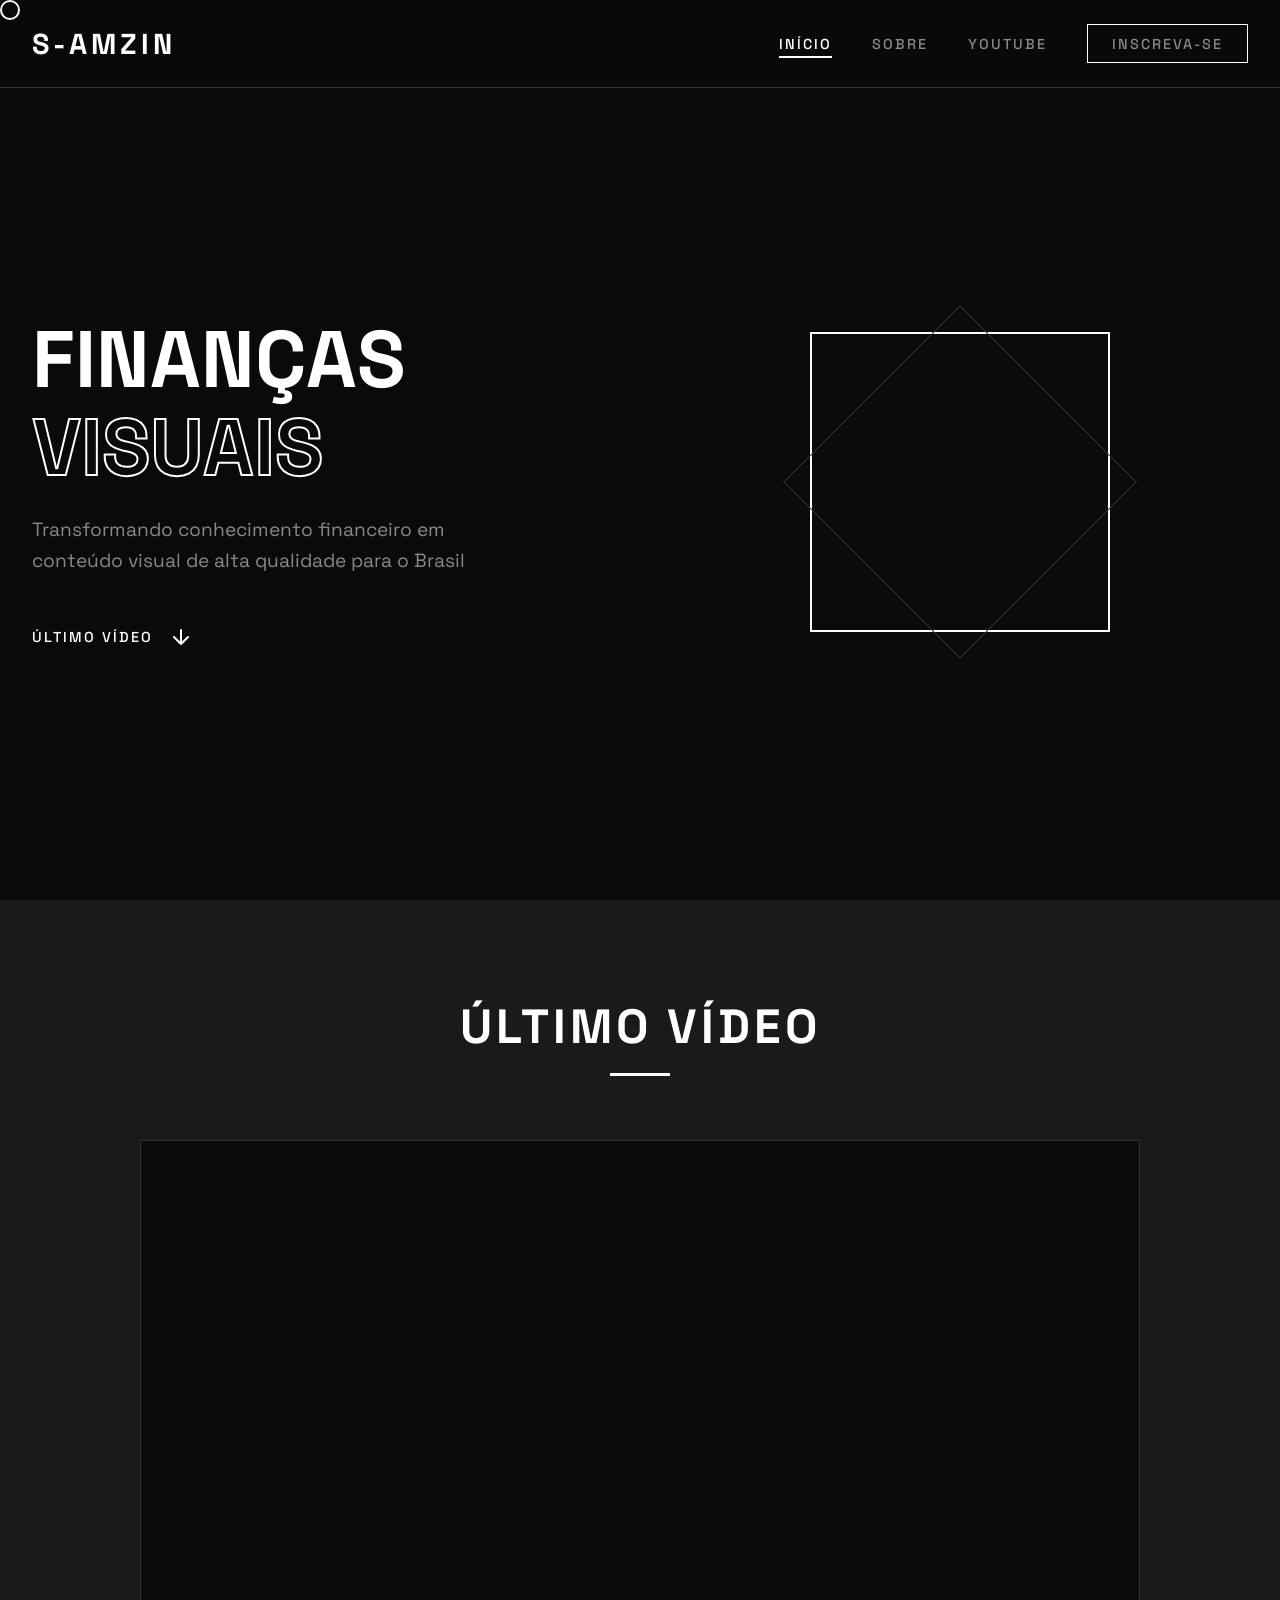
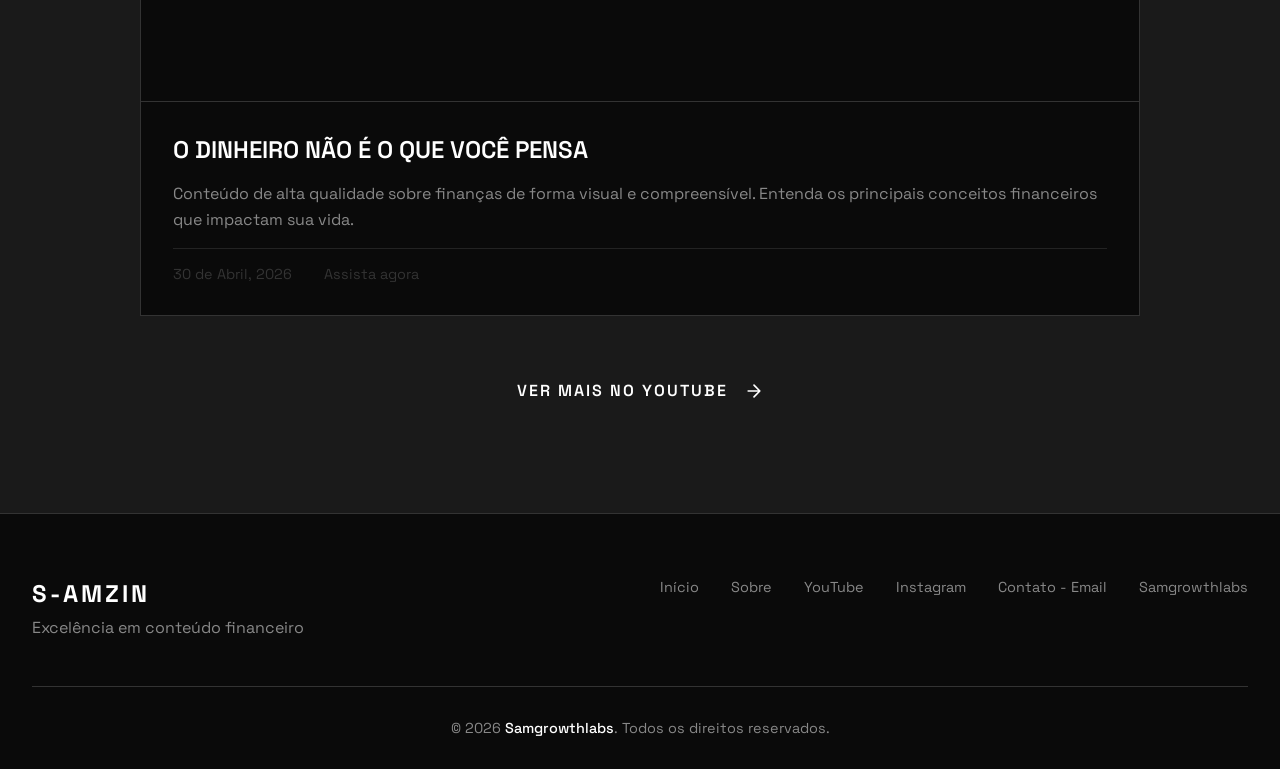
<file: index.html>
<!DOCTYPE html>
<html lang="pt-BR">
<head>
    <meta charset="UTF-8">
    <meta name="viewport" content="width=device-width, initial-scale=1.0">
    <title>S-AMZIN | Finanças Visuais</title>
    <link rel="icon" type="image/png" href="szico.png">
    <link rel="shortcut icon" href="szico.png">
    <link rel="preconnect" href="https://fonts.googleapis.com">
    <link rel="preconnect" href="https://fonts.gstatic.com" crossorigin>
    <link href="https://fonts.googleapis.com/css2?family=Space+Grotesk:wght@300;400;500;600;700&display=swap" rel="stylesheet">
    <link rel="stylesheet" href="index.css">
</head>
<body>
    <div class="cursor"></div>
    
    <nav class="navbar">
        <div class="nav-container">
            <a href="index.html" class="logo">S-AMZIN</a>
            <div class="nav-links">
                <a href="index.html" class="nav-link active">INÍCIO</a>
                <a href="sobre.html" class="nav-link">SOBRE</a>
                <a href="youtube.html" class="nav-link">YOUTUBE</a>
                <a href="https://youtube.com/@s-amzin" target="_blank" class="nav-link cta-button">INSCREVA-SE</a>
            </div>
            <div class="menu-toggle">
                <span></span>
                <span></span>
            </div>
        </div>
    </nav>

    <main class="hero">
        <div class="hero-content">
            <div class="hero-text">
                <h1 class="title">
                    <span class="title-line">FINANÇAS</span>
                    <span class="title-line accent">VISUAIS</span>
                </h1>
                <p class="subtitle">Transformando conhecimento financeiro em conteúdo visual de alta qualidade para o Brasil</p>
                <a href="#latest-video" class="scroll-btn">
                    <span>ÚLTIMO VÍDEO</span>
                    <svg width="24" height="24" viewBox="0 0 24 24" fill="none">
                        <path d="M12 5V19M12 19L19 12M12 19L5 12" stroke="currentColor" stroke-width="2" stroke-linecap="round" stroke-linejoin="round"/>
                    </svg>
                </a>
            </div>
            <div class="hero-visual">
                <div class="geometric-shape"></div>
                <div class="geometric-shape-2"></div>
            </div>
        </div>
    </main>

    <section id="latest-video" class="video-section">
        <div class="section-header">
            <h2 class="section-title">ÚLTIMO VÍDEO</h2>
            <div class="title-underline"></div>
        </div>
        <div class="video-container">
            <div class="video-wrapper" id="video-wrapper">
                <!-- Tudo aqui é gerado pelo JS -->
            </div>
        </div>
        <a href="https://youtube.com/@s-amzin" target="_blank" class="channel-link">
            VER MAIS NO YOUTUBE
            <svg width="20" height="20" viewBox="0 0 24 24" fill="none">
                <path d="M5 12H19M19 12L12 5M19 12L12 19" stroke="currentColor" stroke-width="2" stroke-linecap="round" stroke-linejoin="round"/>
            </svg>
        </a>
    </section>

    <footer class="footer">
        <div class="footer-content">
            <div class="footer-brand">
                <h3>S-AMZIN</h3>
                <p>Excelência em conteúdo financeiro</p>
            </div>
            <div class="footer-links">
                <a href="index.html">Início</a>
                <a href="sobre.html">Sobre</a>
                <a href="youtube.html">YouTube</a>
                <a href="https://www.instagram.com/samzinofficial/" target="_blank">Instagram</a>
                <a href="mailto:contato.samzin@samgrowthlabs.com.br">Contato - Email</a>
                <a href="https://samgrowthlabs.com.br/" target="_blank">Samgrowthlabs</a>
            </div>
        </div>
        <div class="footer-bottom">
            <p>&copy; 2026 <a href="https://samgrowthlabs.com.br/" target="_blank">Samgrowthlabs</a>. Todos os direitos reservados.</p>
        </div>
    </footer>

    <script src="index.js"></script>
</body>
</html>
</file>
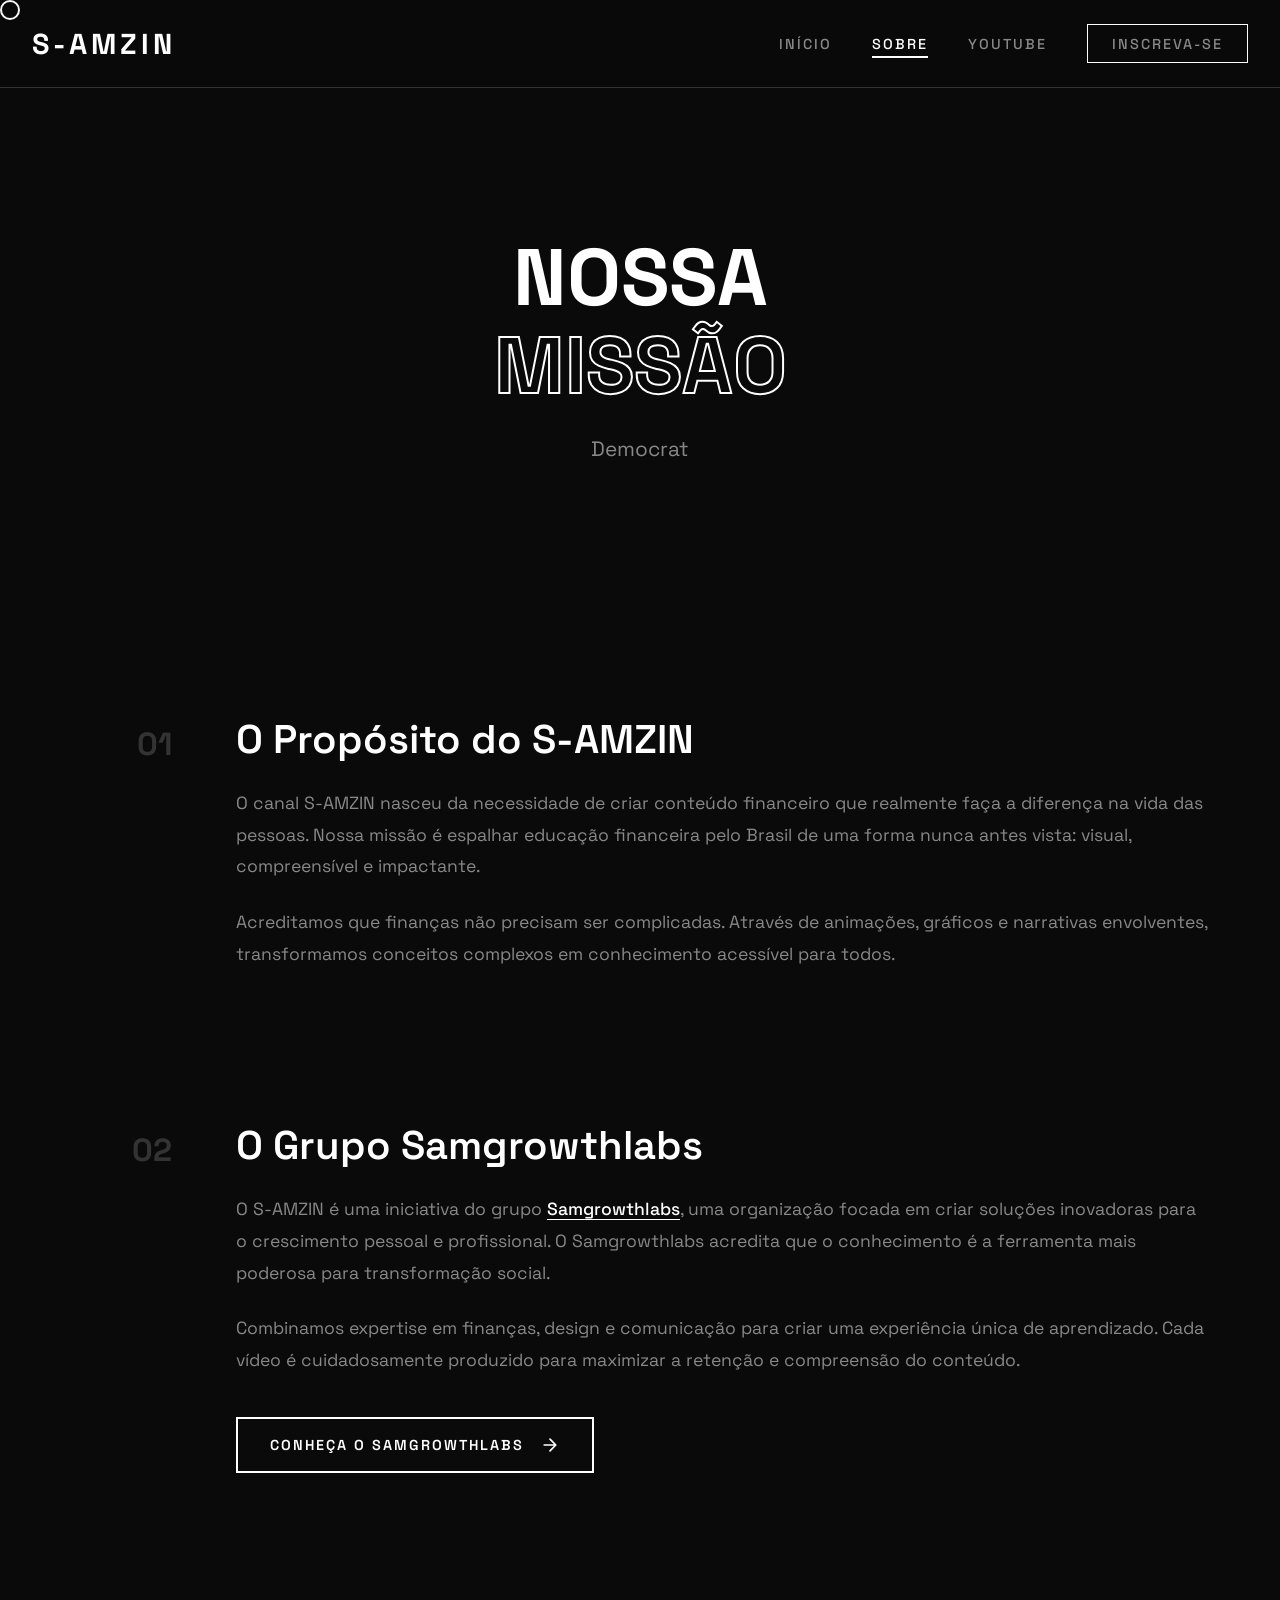
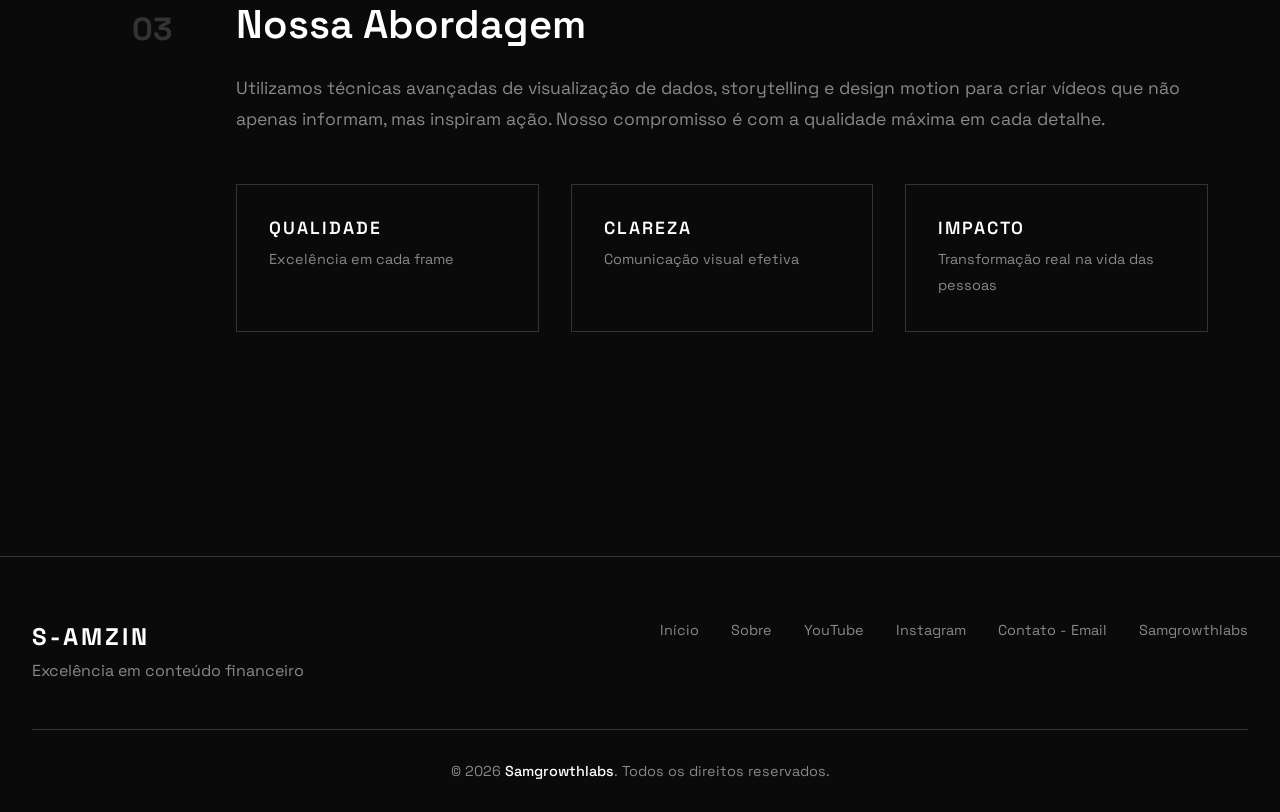
<file: sobre.html>
<!DOCTYPE html>
<html lang="pt-BR">
<head>
    <meta charset="UTF-8">
    <meta name="viewport" content="width=device-width, initial-scale=1.0">
    <title>Sobre | S-AMZIN</title>
    <link rel="icon" type="image/png" href="szico.png">
    <link rel="shortcut icon" href="szico.png">
    <link rel="preconnect" href="https://fonts.googleapis.com">
    <link rel="preconnect" href="https://fonts.gstatic.com" crossorigin>
    <link href="https://fonts.googleapis.com/css2?family=Space+Grotesk:wght@300;400;500;600;700&display=swap" rel="stylesheet">
    <link rel="stylesheet" href="sobre.css">
</head>
<body>
    <div class="cursor"></div>
    
    <nav class="navbar">
        <div class="nav-container">
            <a href="index.html" class="logo">S-AMZIN</a>
            <div class="nav-links">
                <a href="index.html" class="nav-link">INÍCIO</a>
                <a href="sobre.html" class="nav-link active">SOBRE</a>
                <a href="youtube.html" class="nav-link">YOUTUBE</a>
                <a href="https://youtube.com/@s-amzin" target="_blank" class="nav-link cta-button">INSCREVA-SE</a>
            </div>
            <div class="menu-toggle">
                <span></span>
                <span></span>
            </div>
        </div>
    </nav>

    <main class="about-page">
        <section class="about-hero">
            <div class="about-hero-content">
                <h1 class="about-title">
                    <span class="title-line">NOSSA</span>
                    <span class="title-line accent">MISSÃO</span>
                </h1>
                <p class="about-subtitle">Democratizar o conhecimento financeiro através de conteúdo visual de excelência</p>
            </div>
        </section>

        <section class="about-content">
            <div class="content-block">
                <div class="block-number">01</div>
                <div class="block-text">
                    <h2>O Propósito do S-AMZIN</h2>
                    <p>O canal S-AMZIN nasceu da necessidade de criar conteúdo financeiro que realmente faça a diferença na vida das pessoas. Nossa missão é espalhar educação financeira pelo Brasil de uma forma nunca antes vista: visual, compreensível e impactante.</p>
                    <p>Acreditamos que finanças não precisam ser complicadas. Através de animações, gráficos e narrativas envolventes, transformamos conceitos complexos em conhecimento acessível para todos.</p>
                </div>
            </div>

            <div class="content-block">
                <div class="block-number">02</div>
                <div class="block-text">
                    <h2>O Grupo Samgrowthlabs</h2>
                    <p>O S-AMZIN é uma iniciativa do grupo <a href="https://samgrowthlabs.com.br/" target="_blank" class="inline-link">Samgrowthlabs</a>, uma organização focada em criar soluções inovadoras para o crescimento pessoal e profissional. O Samgrowthlabs acredita que o conhecimento é a ferramenta mais poderosa para transformação social.</p>
                    <p>Combinamos expertise em finanças, design e comunicação para criar uma experiência única de aprendizado. Cada vídeo é cuidadosamente produzido para maximizar a retenção e compreensão do conteúdo.</p>
                    <a href="https://samgrowthlabs.com.br/" target="_blank" class="samgrowth-btn">
                        CONHEÇA O SAMGROWTHLABS
                        <svg width="20" height="20" viewBox="0 0 24 24" fill="none">
                            <path d="M5 12H19M19 12L12 5M19 12L12 19" stroke="currentColor" stroke-width="2" stroke-linecap="round" stroke-linejoin="round"/>
                        </svg>
                    </a>
                </div>
            </div>

            <div class="content-block">
                <div class="block-number">03</div>
                <div class="block-text">
                    <h2>Nossa Abordagem</h2>
                    <p>Utilizamos técnicas avançadas de visualização de dados, storytelling e design motion para criar vídeos que não apenas informam, mas inspiram ação. Nosso compromisso é com a qualidade máxima em cada detalhe.</p>
                    <div class="values-grid">
                        <div class="value-item">
                            <h3>QUALIDADE</h3>
                            <p>Excelência em cada frame</p>
                        </div>
                        <div class="value-item">
                            <h3>CLAREZA</h3>
                            <p>Comunicação visual efetiva</p>
                        </div>
                        <div class="value-item">
                            <h3>IMPACTO</h3>
                            <p>Transformação real na vida das pessoas</p>
                        </div>
                    </div>
                </div>
            </div>
        </section>
    </main>

    <footer class="footer">
        <div class="footer-content">
            <div class="footer-brand">
                <h3>S-AMZIN</h3>
                <p>Excelência em conteúdo financeiro</p>
            </div>
            <div class="footer-links">
                <a href="index.html">Início</a>
                <a href="sobre.html">Sobre</a>
                <a href="youtube.html">YouTube</a>
                <a href="https://www.instagram.com/samzinofficial/" target="_blank">Instagram</a>
                <a href="mailto:contato.samzin@samgrowthlabs.com.br">Contato - Email</a>
                <a href="https://samgrowthlabs.com.br/" target="_blank">Samgrowthlabs</a>
            </div>
        </div>
        <div class="footer-bottom">
            <p>&copy; 2026 <a href="https://samgrowthlabs.com.br/" target="_blank">Samgrowthlabs</a>. Todos os direitos reservados.</p>
        </div>
    </footer>

    <script src="sobre.js"></script>
</body>
</html>
</file>
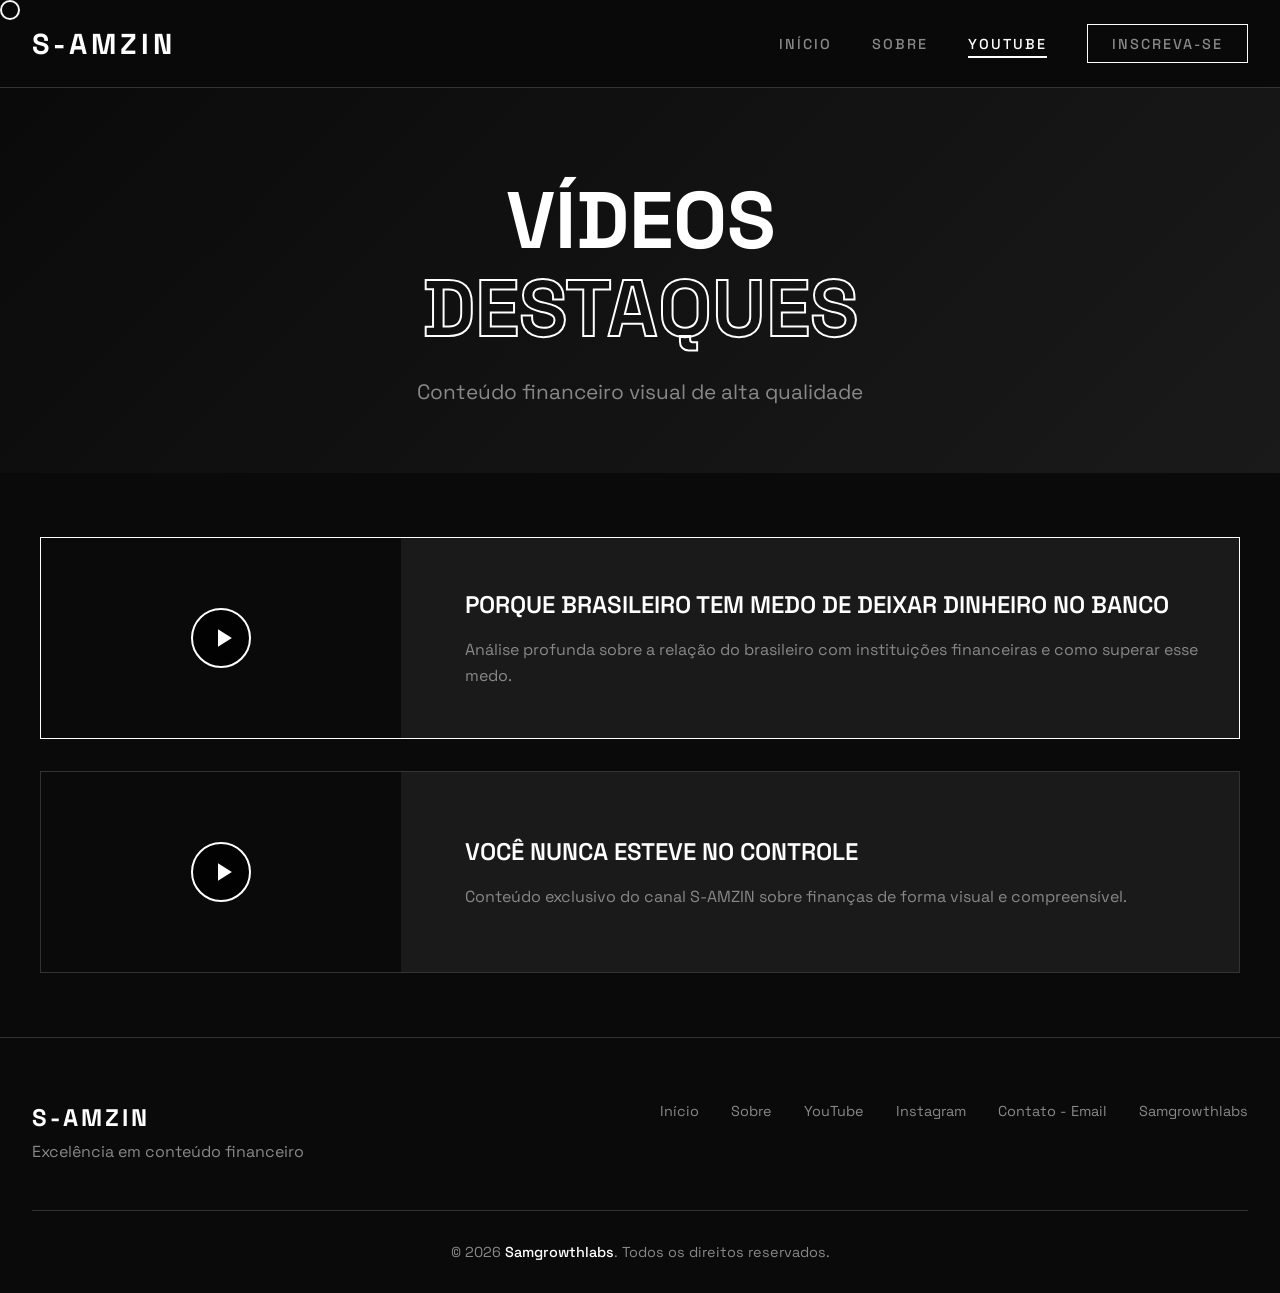
<file: youtube.html>
<!DOCTYPE html>
<html lang="pt-BR">
<head>
    <meta charset="UTF-8">
    <meta name="viewport" content="width=device-width, initial-scale=1.0">
    <title>S-AMZIN | YouTube</title>
    <link rel="icon" type="image/png" href="szico.png">
    <link rel="shortcut icon" href="szico.png">
    <link rel="preconnect" href="https://fonts.googleapis.com">
    <link rel="preconnect" href="https://fonts.gstatic.com" crossorigin>
    <link href="https://fonts.googleapis.com/css2?family=Space+Grotesk:wght@300;400;500;600;700&display=swap" rel="stylesheet">
    <link rel="stylesheet" href="youtube.css">
</head>
<body>
    <div class="cursor"></div>
    
    <nav class="navbar">
        <div class="nav-container">
            <a href="index.html" class="logo">S-AMZIN</a>
            <div class="nav-links">
                <a href="index.html" class="nav-link">INÍCIO</a>
                <a href="sobre.html" class="nav-link">SOBRE</a>
                <a href="youtube.html" class="nav-link active">YOUTUBE</a>
                <a href="https://youtube.com/@s-amzin" target="_blank" class="nav-link cta-button">INSCREVA-SE</a>
            </div>
            <div class="menu-toggle">
                <span></span>
                <span></span>
            </div>
        </div>
    </nav>

    <main class="youtube-page">
        <section class="youtube-hero">
            <div class="youtube-hero-content">
                <h1 class="youtube-title">
                    <span class="title-line">VÍDEOS</span>
                    <span class="title-line accent">DESTAQUES</span>
                </h1>
                <p class="youtube-subtitle">Conteúdo financeiro visual de alta qualidade</p>
            </div>
        </section>

        <section class="videos-grid-section">
            <div class="videos-grid" id="videos-grid">
                <div class="loading-videos">
                    <div class="loading-spinner"></div>
                    <p>Carregando vídeos...</p>
                </div>
            </div>
        </section>
    </main>

    <footer class="footer">
        <div class="footer-content">
            <div class="footer-brand">
                <h3>S-AMZIN</h3>
                <p>Excelência em conteúdo financeiro</p>
            </div>
            <div class="footer-links">
                <a href="index.html">Início</a>
                <a href="sobre.html">Sobre</a>
                <a href="youtube.html">YouTube</a>
                <a href="https://www.instagram.com/samzinofficial/" target="_blank">Instagram</a>
                <a href="mailto:contato.samzin@samgrowthlabs.com.br">Contato - Email</a>
                <a href="https://samgrowthlabs.com.br/" target="_blank">Samgrowthlabs</a>
            </div>
        </div>
        <div class="footer-bottom">
            <p>&copy; 2026 <a href="https://samgrowthlabs.com.br/" target="_blank">Samgrowthlabs</a>. Todos os direitos reservados.</p>
        </div>
    </footer>

    <script src="youtube.js"></script>
</body>
</html>
</file>
<file: index.css>
* {
    margin: 0;
    padding: 0;
    box-sizing: border-box;
}

:root {
    --black: #0A0A0A;
    --dark-gray: #1A1A1A;
    --medium-gray: #333333;
    --light-gray: #888888;
    --white: #FFFFFF;
    --off-white: #F5F5F5;
}

body {
    font-family: 'Space Grotesk', sans-serif;
    background-color: var(--black);
    color: var(--white);
    overflow-x: hidden;
    cursor: none;
}

.cursor {
    width: 20px;
    height: 20px;
    border: 2px solid var(--white);
    border-radius: 50%;
    position: fixed;
    pointer-events: none;
    z-index: 9999;
    transition: transform 0.2s ease;
    mix-blend-mode: difference;
}

/* Navbar */
.navbar {
    position: fixed;
    top: 0;
    width: 100%;
    z-index: 1000;
    background: rgba(10, 10, 10, 0.95);
    backdrop-filter: blur(10px);
    border-bottom: 1px solid var(--medium-gray);
}

.nav-container {
    max-width: 1400px;
    margin: 0 auto;
    padding: 1.5rem 2rem;
    display: flex;
    justify-content: space-between;
    align-items: center;
}

.logo {
    font-size: 1.8rem;
    font-weight: 700;
    color: var(--white);
    text-decoration: none;
    letter-spacing: 4px;
    transition: color 0.3s ease;
}

.logo:hover {
    color: var(--light-gray);
}

.nav-links {
    display: flex;
    gap: 2.5rem;
    align-items: center;
}

.nav-link {
    color: var(--light-gray);
    text-decoration: none;
    font-size: 0.9rem;
    font-weight: 500;
    letter-spacing: 2px;
    transition: color 0.3s ease;
    position: relative;
}

.nav-link::after {
    content: '';
    position: absolute;
    bottom: -5px;
    left: 0;
    width: 0;
    height: 2px;
    background: var(--white);
    transition: width 0.3s ease;
}

.nav-link:hover::after,
.nav-link.active::after {
    width: 100%;
}

.nav-link:hover,
.nav-link.active {
    color: var(--white);
}

.cta-button {
    border: 1px solid var(--white);
    padding: 0.6rem 1.5rem;
    transition: background 0.3s ease, color 0.3s ease;
}

.cta-button:hover {
    background: var(--white);
    color: var(--black);
}

.cta-button::after {
    display: none;
}

.menu-toggle {
    display: none;
    flex-direction: column;
    gap: 6px;
    cursor: pointer;
}

.menu-toggle span {
    width: 30px;
    height: 2px;
    background: var(--white);
    transition: transform 0.3s ease;
}

/* Hero Section */
.hero {
    min-height: 100vh;
    display: flex;
    align-items: center;
    padding: 6rem 2rem 2rem;
    position: relative;
    overflow: hidden;
}

.hero-content {
    max-width: 1400px;
    margin: 0 auto;
    display: grid;
    grid-template-columns: 1fr 1fr;
    gap: 4rem;
    align-items: center;
    width: 100%;
}

.hero-text {
    position: relative;
}

.title {
    font-size: 5rem;
    font-weight: 700;
    line-height: 1.1;
    margin-bottom: 1.5rem;
}

.title-line {
    display: block;
}

.title-line.accent {
    color: transparent;
    -webkit-text-stroke: 2px var(--white);
}

.subtitle {
    font-size: 1.2rem;
    color: var(--light-gray);
    margin-bottom: 3rem;
    line-height: 1.6;
    max-width: 500px;
}

.scroll-btn {
    display: inline-flex;
    align-items: center;
    gap: 1rem;
    color: var(--white);
    text-decoration: none;
    font-weight: 500;
    letter-spacing: 2px;
    font-size: 0.9rem;
    transition: gap 0.3s ease;
}

.scroll-btn:hover {
    gap: 1.5rem;
}

.scroll-btn svg {
    animation: bounceDown 2s infinite;
}

@keyframes bounceDown {
    0%, 20%, 50%, 80%, 100% {
        transform: translateY(0);
    }
    40% {
        transform: translateY(10px);
    }
    60% {
        transform: translateY(5px);
    }
}

.hero-visual {
    position: relative;
    height: 500px;
}

.geometric-shape {
    position: absolute;
    top: 50%;
    left: 50%;
    transform: translate(-50%, -50%);
    width: 300px;
    height: 300px;
    border: 2px solid var(--white);
    animation: rotate 20s linear infinite;
}

.geometric-shape-2 {
    position: absolute;
    top: 50%;
    left: 50%;
    transform: translate(-50%, -50%) rotate(45deg);
    width: 250px;
    height: 250px;
    border: 1px solid var(--medium-gray);
    animation: rotate 15s linear infinite reverse;
}

@keyframes rotate {
    from { transform: translate(-50%, -50%) rotate(0deg); }
    to { transform: translate(-50%, -50%) rotate(360deg); }
}

/* Video Section */
.video-section {
    padding: 6rem 2rem;
    background: var(--dark-gray);
}

.section-header {
    text-align: center;
    margin-bottom: 4rem;
}

.section-title {
    font-size: 3rem;
    font-weight: 700;
    letter-spacing: 4px;
    margin-bottom: 1rem;
}

.title-underline {
    width: 60px;
    height: 3px;
    background: var(--white);
    margin: 0 auto;
}

.video-container {
    max-width: 1000px;
    margin: 0 auto;
}

.video-wrapper {
    background: var(--black);
    border: 1px solid var(--medium-gray);
    overflow: hidden;
    transition: transform 0.3s ease, box-shadow 0.3s ease;
}

.video-wrapper:hover {
    transform: scale(1.02);
    box-shadow: 0 10px 40px rgba(0, 0, 0, 0.5);
}

#youtube-frame {
    width: 100%;
    height: 560px;
    display: block;
}

.video-info {
    padding: 2rem;
    border-top: 1px solid var(--medium-gray);
}

.video-info h3 {
    font-size: 1.5rem;
    margin-bottom: 1rem;
    font-weight: 600;
    line-height: 1.3;
}

.video-info p {
    color: var(--light-gray);
    line-height: 1.6;
    margin-bottom: 1rem;
}

.video-meta {
    display: flex;
    gap: 2rem;
    color: var(--medium-gray);
    font-size: 0.9rem;
    padding-top: 1rem;
    border-top: 1px solid rgba(255, 255, 255, 0.1);
}

.video-date, .video-views {
    display: flex;
    align-items: center;
    gap: 0.5rem;
}

.channel-link {
    display: flex;
    align-items: center;
    justify-content: center;
    gap: 1rem;
    margin-top: 3rem;
    color: var(--white);
    text-decoration: none;
    font-weight: 600;
    letter-spacing: 2px;
    font-size: 1rem;
    transition: gap 0.3s ease, color 0.3s ease;
    padding: 1rem;
}

.channel-link:hover {
    gap: 1.5rem;
    color: var(--light-gray);
}

/* Footer */
.footer {
    background: var(--black);
    border-top: 1px solid var(--medium-gray);
    padding: 4rem 2rem 2rem;
}

.footer-content {
    max-width: 1400px;
    margin: 0 auto;
    display: flex;
    justify-content: space-between;
    align-items: flex-start;
    margin-bottom: 3rem;
}

.footer-brand h3 {
    font-size: 1.5rem;
    font-weight: 700;
    letter-spacing: 3px;
    margin-bottom: 0.5rem;
}

.footer-brand p {
    color: var(--light-gray);
}

.footer-links {
    display: flex;
    gap: 2rem;
}

.footer-links a {
    color: var(--light-gray);
    text-decoration: none;
    transition: color 0.3s ease;
    font-size: 0.9rem;
}

.footer-links a:hover {
    color: var(--white);
}

.footer-bottom {
    text-align: center;
    padding-top: 2rem;
    border-top: 1px solid var(--medium-gray);
    color: var(--light-gray);
    font-size: 0.9rem;
}

.footer-bottom a {
    color: var(--white);
    text-decoration: none;
    font-weight: 500;
    transition: color 0.3s ease;
}

.footer-bottom a:hover {
    color: var(--light-gray);
    text-decoration: underline;
}

.footer-links a[href^="mailto:"]:hover {
    color: #ae00ff;
}

/* ============================================ */
/* RESPONSIVO - TABLET */
/* ============================================ */
@media (max-width: 1024px) {
    .hero-content {
        gap: 2rem;
    }
    
    .title {
        font-size: 4rem;
    }
    
    .hero-visual {
        height: 400px;
    }
    
    .geometric-shape {
        width: 250px;
        height: 250px;
    }
    
    .geometric-shape-2 {
        width: 200px;
        height: 200px;
    }
}

/* ============================================ */
/* RESPONSIVO - CELULAR */
/* ============================================ */
@media (max-width: 768px) {
    .cursor {
        display: none;
    }
    
    body {
        cursor: auto;
    }
    
    /* Navbar mobile */
    .nav-container {
        padding: 1rem 1.5rem;
    }
    
    .logo {
        font-size: 1.3rem;
        letter-spacing: 2px;
    }
    
    .nav-links {
        display: none;
        position: fixed;
        top: 0;
        left: 0;
        width: 100%;
        height: 100vh;
        background: var(--black);
        flex-direction: column;
        justify-content: center;
        align-items: center;
        gap: 2rem;
        z-index: 999;
    }
    
    .nav-links.active {
        display: flex;
    }
    
    .nav-link {
        font-size: 1.2rem;
        letter-spacing: 3px;
    }
    
    .cta-button {
        padding: 0.8rem 2rem;
        font-size: 1rem;
    }
    
    .menu-toggle {
        display: flex;
        z-index: 1000;
        position: relative;
    }
    
    .menu-toggle.active span:nth-child(1) {
        transform: rotate(45deg) translate(5px, 5px);
    }
    
    .menu-toggle.active span:nth-child(2) {
        transform: rotate(-45deg) translate(5px, -5px);
    }
    
    /* Hero mobile */
    .hero {
        min-height: auto;
        padding: 5rem 1.5rem 3rem;
    }
    
    .hero-content {
        grid-template-columns: 1fr;
        gap: 2rem;
        text-align: center;
    }
    
    .title {
        font-size: 2.8rem;
    }
    
    .title-line.accent {
        -webkit-text-stroke: 1.5px var(--white);
    }
    
    .subtitle {
        font-size: 1rem;
        max-width: 100%;
        margin: 0 auto 2rem;
        padding: 0 0.5rem;
    }
    
    .scroll-btn {
        font-size: 0.8rem;
        letter-spacing: 1px;
    }
    
    .hero-visual {
        height: 200px;
        order: -1;
    }
    
    .geometric-shape {
        width: 150px;
        height: 150px;
    }
    
    .geometric-shape-2 {
        width: 120px;
        height: 120px;
    }
    
    /* Video section mobile */
    .video-section {
        padding: 3rem 1rem;
    }
    
    .section-header {
        margin-bottom: 2rem;
    }
    
    .section-title {
        font-size: 1.8rem;
        letter-spacing: 2px;
    }
    
    .video-container {
        padding: 0;
    }
    
    .video-wrapper:hover {
        transform: none;
    }
    
    #youtube-frame {
        height: 220px;
    }
    
    .video-info {
        padding: 1.2rem;
    }
    
    .video-info h3 {
        font-size: 1.1rem;
    }
    
    .video-info p {
        font-size: 0.85rem;
    }
    
    .video-meta {
        flex-direction: column;
        gap: 0.3rem;
        font-size: 0.8rem;
    }
    
    .channel-link {
        font-size: 0.85rem;
        letter-spacing: 1px;
        margin-top: 2rem;
        padding: 0.8rem;
    }
    
    /* Footer mobile */
    .footer {
        padding: 2rem 1.5rem 1.5rem;
    }
    
    .footer-content {
        flex-direction: column;
        gap: 1.5rem;
        text-align: center;
        margin-bottom: 1.5rem;
    }
    
    .footer-brand h3 {
        font-size: 1.2rem;
        letter-spacing: 2px;
    }
    
    .footer-links {
        flex-wrap: wrap;
        justify-content: center;
        gap: 1rem;
        row-gap: 0.8rem;
    }
    
    .footer-links a {
        font-size: 0.8rem;
        padding: 0.3rem 0;
    }
    
    .footer-bottom {
        font-size: 0.75rem;
        padding-top: 1rem;
    }
}

/* ============================================ */
/* RESPONSIVO - CELULAR PEQUENO */
/* ============================================ */
@media (max-width: 480px) {
    .title {
        font-size: 2.2rem;
    }
    
    .hero-visual {
        height: 160px;
    }
    
    .geometric-shape {
        width: 120px;
        height: 120px;
    }
    
    .geometric-shape-2 {
        width: 100px;
        height: 100px;
    }
    
    #youtube-frame {
        height: 180px;
    }
    
    .section-title {
        font-size: 1.5rem;
    }
    
    .footer-links {
        flex-direction: column;
        align-items: center;
        gap: 0.5rem;
    }
}
</file>
<file: sobre.css>
* {
    margin: 0;
    padding: 0;
    box-sizing: border-box;
}

:root {
    --black: #0A0A0A;
    --dark-gray: #1A1A1A;
    --medium-gray: #333333;
    --light-gray: #888888;
    --white: #FFFFFF;
    --off-white: #F5F5F5;
}

body {
    font-family: 'Space Grotesk', sans-serif;
    background-color: var(--black);
    color: var(--white);
    overflow-x: hidden;
    cursor: none;
}

.cursor {
    width: 20px;
    height: 20px;
    border: 2px solid var(--white);
    border-radius: 50%;
    position: fixed;
    pointer-events: none;
    z-index: 9999;
    transition: transform 0.2s ease;
    mix-blend-mode: difference;
}

/* Navbar */
.navbar {
    position: fixed;
    top: 0;
    width: 100%;
    z-index: 1000;
    background: rgba(10, 10, 10, 0.95);
    backdrop-filter: blur(10px);
    border-bottom: 1px solid var(--medium-gray);
}

.nav-container {
    max-width: 1400px;
    margin: 0 auto;
    padding: 1.5rem 2rem;
    display: flex;
    justify-content: space-between;
    align-items: center;
}

.logo {
    font-size: 1.8rem;
    font-weight: 700;
    color: var(--white);
    text-decoration: none;
    letter-spacing: 4px;
    transition: color 0.3s ease;
}

.logo:hover {
    color: var(--light-gray);
}

.nav-links {
    display: flex;
    gap: 2.5rem;
    align-items: center;
}

.nav-link {
    color: var(--light-gray);
    text-decoration: none;
    font-size: 0.9rem;
    font-weight: 500;
    letter-spacing: 2px;
    transition: color 0.3s ease;
    position: relative;
}

.nav-link::after {
    content: '';
    position: absolute;
    bottom: -5px;
    left: 0;
    width: 0;
    height: 2px;
    background: var(--white);
    transition: width 0.3s ease;
}

.nav-link:hover::after,
.nav-link.active::after {
    width: 100%;
}

.nav-link:hover,
.nav-link.active {
    color: var(--white);
}

.cta-button {
    border: 1px solid var(--white);
    padding: 0.6rem 1.5rem;
    transition: background 0.3s ease, color 0.3s ease;
}

.cta-button:hover {
    background: var(--white);
    color: var(--black);
}

.cta-button::after {
    display: none;
}

.menu-toggle {
    display: none;
    flex-direction: column;
    gap: 6px;
    cursor: pointer;
}

.menu-toggle span {
    width: 30px;
    height: 2px;
    background: var(--white);
    transition: transform 0.3s ease;
}

/* About Page Styles */
.about-page {
    padding-top: 80px;
}

.about-hero {
    min-height: 60vh;
    display: flex;
    align-items: center;
    justify-content: center;
    padding: 6rem 2rem;
    position: relative;
    overflow: hidden;
}

.about-hero-content {
    text-align: center;
    position: relative;
    z-index: 2;
}

.about-title {
    font-size: 5rem;
    font-weight: 700;
    line-height: 1.1;
    margin-bottom: 1.5rem;
}

.title-line {
    display: block;
}

.title-line.accent {
    color: transparent;
    -webkit-text-stroke: 2px var(--white);
}

.about-subtitle {
    font-size: 1.3rem;
    color: var(--light-gray);
    max-width: 600px;
    margin: 0 auto;
    line-height: 1.6;
}



/* About Content Sections */
.about-content {
    max-width: 1200px;
    margin: 0 auto;
    padding: 6rem 2rem;
}

.content-block {
    display: grid;
    grid-template-columns: 100px 1fr;
    gap: 4rem;
    margin-bottom: 8rem;
    opacity: 0;
    transform: translateY(30px);
    animation: fadeInUp 0.8s ease forwards;
}

.content-block:nth-child(2) {
    animation-delay: 0.2s;
}

.content-block:nth-child(3) {
    animation-delay: 0.4s;
}

@keyframes fadeInUp {
    to {
        opacity: 1;
        transform: translateY(0);
    }
}

.block-number {
    font-size: 2rem;
    font-weight: 700;
    color: var(--medium-gray);
    text-align: right;
    padding-top: 0.5rem;
}

.block-text h2 {
    font-size: 2.5rem;
    font-weight: 600;
    margin-bottom: 1.5rem;
    line-height: 1.2;
}

.block-text p {
    font-size: 1.1rem;
    color: var(--light-gray);
    line-height: 1.8;
    margin-bottom: 1.5rem;
}

/* Link inline */
.inline-link {
    color: var(--white);
    text-decoration: underline;
    text-underline-offset: 4px;
    text-decoration-thickness: 1px;
    transition: all 0.3s ease;
    font-weight: 500;
}

.inline-link:hover {
    color: var(--light-gray);
    text-decoration-thickness: 2px;
}

/* Botão Samgrowthlabs */
.samgrowth-btn {
    display: inline-flex;
    align-items: center;
    gap: 1rem;
    padding: 1rem 2rem;
    border: 2px solid var(--white);
    color: var(--white);
    text-decoration: none;
    font-weight: 600;
    letter-spacing: 2px;
    font-size: 0.9rem;
    transition: all 0.3s ease;
    margin-top: 1rem;
    position: relative;
    overflow: hidden;
}

.samgrowth-btn::before {
    content: '';
    position: absolute;
    top: 0;
    left: -100%;
    width: 100%;
    height: 100%;
    background: var(--white);
    transition: left 0.3s ease;
    z-index: -1;
}

.samgrowth-btn:hover::before {
    left: 0;
}

.samgrowth-btn:hover {
    color: var(--black);
    gap: 1.5rem;
    transform: translateY(-2px);
    box-shadow: 0 10px 30px rgba(255, 255, 255, 0.1);
}

/* Values Grid */
.values-grid {
    display: grid;
    grid-template-columns: repeat(3, 1fr);
    gap: 2rem;
    margin-top: 3rem;
}

.value-item {
    border: 1px solid var(--medium-gray);
    padding: 2rem;
    transition: transform 0.3s ease, border-color 0.3s ease;
    cursor: default;
}

.value-item:hover {
    transform: translateY(-5px);
    border-color: var(--white);
}

.value-item h3 {
    font-size: 1.1rem;
    font-weight: 600;
    letter-spacing: 2px;
    margin-bottom: 0.5rem;
}

.value-item p {
    font-size: 0.9rem;
    margin-bottom: 0;
}

/* Footer */
.footer {
    background: var(--black);
    border-top: 1px solid var(--medium-gray);
    padding: 4rem 2rem 2rem;
}

.footer-content {
    max-width: 1400px;
    margin: 0 auto;
    display: flex;
    justify-content: space-between;
    align-items: flex-start;
    margin-bottom: 3rem;
}

.footer-brand h3 {
    font-size: 1.5rem;
    font-weight: 700;
    letter-spacing: 3px;
    margin-bottom: 0.5rem;
}

.footer-brand p {
    color: var(--light-gray);
}

.footer-links {
    display: flex;
    gap: 2rem;
}

.footer-links a {
    color: var(--light-gray);
    text-decoration: none;
    transition: color 0.3s ease;
    font-size: 0.9rem;
}

.footer-links a:hover {
    color: var(--white);
}

.footer-bottom {
    text-align: center;
    padding-top: 2rem;
    border-top: 1px solid var(--medium-gray);
    color: var(--light-gray);
    font-size: 0.9rem;
}

.footer-bottom a {
    color: var(--white);
    text-decoration: none;
    font-weight: 500;
    transition: color 0.3s ease;
}

.footer-bottom a:hover {
    color: var(--light-gray);
    text-decoration: underline;
}

/* Responsive Design */
@media (max-width: 768px) {
    .cursor {
        display: none;
    }
    
    body {
        cursor: auto;
    }
    
    .nav-links {
        display: none;
        position: absolute;
        top: 100%;
        left: 0;
        right: 0;
        background: var(--black);
        flex-direction: column;
        padding: 2rem;
        border-bottom: 1px solid var(--medium-gray);
    }
    
    .nav-links.active {
        display: flex;
    }
    
    .menu-toggle {
        display: flex;
    }
    
    .about-title {
        font-size: 3.5rem;
    }
    
    .content-block {
        grid-template-columns: 1fr;
        gap: 2rem;
    }
    
    .block-number {
        text-align: left;
    }
    
    .block-text h2 {
        font-size: 2rem;
    }
    
    .values-grid {
        grid-template-columns: 1fr;
    }
    
    .samgrowth-btn {
        width: 100%;
        justify-content: center;
    }
    
    .footer-content {
        flex-direction: column;
        gap: 2rem;
        text-align: center;
    }
    
    .footer-links {
        justify-content: center;
        flex-wrap: wrap;
    }
}
.footer-links a[href^="mailto:"]:hover {
    color: #E1306C; /* cor diferente ao passar o mouse */
}
</file>
<file: youtube.css>
* {
    margin: 0;
    padding: 0;
    box-sizing: border-box;
}

:root {
    --black: #0A0A0A;
    --dark-gray: #1A1A1A;
    --medium-gray: #333333;
    --light-gray: #888888;
    --white: #FFFFFF;
    --off-white: #F5F5F5;
}

body {
    font-family: 'Space Grotesk', sans-serif;
    background-color: var(--black);
    color: var(--white);
    overflow-x: hidden;
    cursor: none;
}

.cursor {
    width: 20px;
    height: 20px;
    border: 2px solid var(--white);
    border-radius: 50%;
    position: fixed;
    pointer-events: none;
    z-index: 9999;
    transition: transform 0.2s ease;
    mix-blend-mode: difference;
}

/* Navbar */
.navbar {
    position: fixed;
    top: 0;
    width: 100%;
    z-index: 1000;
    background: rgba(10, 10, 10, 0.95);
    backdrop-filter: blur(10px);
    border-bottom: 1px solid var(--medium-gray);
}

.nav-container {
    max-width: 1400px;
    margin: 0 auto;
    padding: 1.5rem 2rem;
    display: flex;
    justify-content: space-between;
    align-items: center;
}

.logo {
    font-size: 1.8rem;
    font-weight: 700;
    color: var(--white);
    text-decoration: none;
    letter-spacing: 4px;
    transition: color 0.3s ease;
}

.logo:hover {
    color: var(--light-gray);
}

.nav-links {
    display: flex;
    gap: 2.5rem;
    align-items: center;
}

.nav-link {
    color: var(--light-gray);
    text-decoration: none;
    font-size: 0.9rem;
    font-weight: 500;
    letter-spacing: 2px;
    transition: color 0.3s ease;
    position: relative;
}

.nav-link::after {
    content: '';
    position: absolute;
    bottom: -5px;
    left: 0;
    width: 0;
    height: 2px;
    background: var(--white);
    transition: width 0.3s ease;
}

.nav-link:hover::after,
.nav-link.active::after {
    width: 100%;
}

.nav-link:hover,
.nav-link.active {
    color: var(--white);
}

.cta-button {
    border: 1px solid var(--white);
    padding: 0.6rem 1.5rem;
    transition: background 0.3s ease, color 0.3s ease;
}

.cta-button:hover {
    background: var(--white);
    color: var(--black);
}

.cta-button::after {
    display: none;
}

.menu-toggle {
    display: none;
    flex-direction: column;
    gap: 6px;
    cursor: pointer;
}

.menu-toggle span {
    width: 30px;
    height: 2px;
    background: var(--white);
    transition: transform 0.3s ease;
}

/* YouTube Hero */
.youtube-page {
    padding-top: 80px;
}

.youtube-hero {
    min-height: 40vh;
    display: flex;
    align-items: center;
    justify-content: center;
    padding: 6rem 2rem 4rem;
    position: relative;
    overflow: hidden;
    background: linear-gradient(135deg, var(--black) 0%, var(--dark-gray) 100%);
}

.youtube-hero-content {
    text-align: center;
    position: relative;
    z-index: 2;
    max-width: 800px;
}

.youtube-title {
    font-size: 5rem;
    font-weight: 700;
    line-height: 1.1;
    margin-bottom: 1.5rem;
}

.title-line {
    display: block;
}

.title-line.accent {
    color: transparent;
    -webkit-text-stroke: 2px var(--white);
}

.youtube-subtitle {
    font-size: 1.3rem;
    color: var(--light-gray);
    line-height: 1.6;
}

/* Videos Grid */
.videos-grid-section {
    padding: 4rem 2rem;
    background: var(--black);
}

.videos-grid {
    max-width: 1200px;
    margin: 0 auto;
    display: flex;
    flex-direction: column;
    gap: 2rem;
}

/* Loading State */
.loading-videos {
    text-align: center;
    padding: 4rem;
}

.loading-spinner {
    width: 50px;
    height: 50px;
    border: 3px solid var(--medium-gray);
    border-top-color: var(--white);
    border-radius: 50%;
    animation: spin 1s linear infinite;
    margin: 0 auto 1.5rem;
}

@keyframes spin {
    to { transform: rotate(360deg); }
}

.loading-videos p {
    color: var(--light-gray);
}

/* Video Card - Lista vertical */
.video-card {
    display: grid;
    grid-template-columns: 360px 1fr;
    gap: 2rem;
    background: var(--dark-gray);
    border: 1px solid var(--medium-gray);
    overflow: hidden;
    transition: all 0.3s ease;
    cursor: pointer;
    animation: fadeInCard 0.5s ease forwards;
    opacity: 0;
}

.video-card:hover {
    transform: translateX(5px);
    border-color: var(--white);
}

.video-card:first-child {
    border-color: var(--white);
}

@keyframes fadeInCard {
    to {
        opacity: 1;
        transform: translateY(0);
    }
}

.video-thumbnail {
    position: relative;
    width: 100%;
    min-height: 200px;
    background: var(--black);
    overflow: hidden;
}

.video-thumbnail img {
    width: 100%;
    height: 100%;
    object-fit: cover;
    transition: transform 0.3s ease;
}

.video-card:hover .video-thumbnail img {
    transform: scale(1.05);
}

.play-overlay {
    position: absolute;
    top: 50%;
    left: 50%;
    transform: translate(-50%, -50%);
    width: 60px;
    height: 60px;
    background: rgba(0, 0, 0, 0.8);
    border: 2px solid var(--white);
    border-radius: 50%;
    display: flex;
    align-items: center;
    justify-content: center;
    transition: all 0.3s ease;
}

.play-overlay svg {
    width: 24px;
    height: 24px;
    margin-left: 4px;
}

.video-card:hover .play-overlay {
    background: var(--white);
}

.video-card:hover .play-overlay svg path {
    fill: var(--black);
}

.video-card-info {
    padding: 2rem;
    display: flex;
    flex-direction: column;
    justify-content: center;
}

.video-card-info h3 {
    font-size: 1.5rem;
    font-weight: 600;
    margin-bottom: 1rem;
    line-height: 1.4;
    color: var(--white);
}

.video-description {
    color: var(--light-gray);
    line-height: 1.6;
    font-size: 1rem;
}

/* No Videos State */
.no-videos {
    text-align: center;
    padding: 4rem 2rem;
    color: var(--light-gray);
}

.no-videos svg {
    width: 80px;
    height: 80px;
    margin-bottom: 1.5rem;
    opacity: 0.3;
}

.no-videos h3 {
    font-size: 1.5rem;
    margin-bottom: 0.5rem;
    color: var(--white);
}

/* Admin Section */
.admin-section {
    padding: 4rem 2rem;
    background: var(--black);
    border-top: 1px solid var(--medium-gray);
}

.admin-container {
    max-width: 800px;
    margin: 0 auto;
}

.admin-container h3 {
    font-size: 1.5rem;
    font-weight: 600;
    margin-bottom: 0.5rem;
    letter-spacing: 2px;
}

.admin-container > p {
    color: var(--light-gray);
    margin-bottom: 1.5rem;
}

#video-links-input {
    width: 100%;
    min-height: 200px;
    background: var(--dark-gray);
    border: 1px solid var(--medium-gray);
    color: var(--white);
    padding: 1.5rem;
    font-family: 'Space Grotesk', monospace;
    font-size: 0.9rem;
    resize: vertical;
    transition: border-color 0.3s ease;
}

#video-links-input:focus {
    outline: none;
    border-color: var(--white);
}

#video-links-input::placeholder {
    color: var(--medium-gray);
}

.admin-buttons {
    display: flex;
    gap: 1rem;
    margin-top: 1.5rem;
}

.admin-btn {
    padding: 0.8rem 2rem;
    border: 2px solid var(--white);
    background: transparent;
    color: var(--white);
    font-family: 'Space Grotesk', sans-serif;
    font-weight: 600;
    letter-spacing: 1px;
    cursor: pointer;
    transition: all 0.3s ease;
    font-size: 0.9rem;
}

.save-btn:hover {
    background: var(--white);
    color: var(--black);
}

.clear-btn {
    border-color: var(--medium-gray);
    color: var(--light-gray);
}

.clear-btn:hover {
    border-color: #ff4444;
    color: #ff4444;
}

/* Footer */
.footer {
    background: var(--black);
    border-top: 1px solid var(--medium-gray);
    padding: 4rem 2rem 2rem;
}

.footer-content {
    max-width: 1400px;
    margin: 0 auto;
    display: flex;
    justify-content: space-between;
    align-items: flex-start;
    margin-bottom: 3rem;
}

.footer-brand h3 {
    font-size: 1.5rem;
    font-weight: 700;
    letter-spacing: 3px;
    margin-bottom: 0.5rem;
}

.footer-brand p {
    color: var(--light-gray);
}

.footer-links {
    display: flex;
    gap: 2rem;
}

.footer-links a {
    color: var(--light-gray);
    text-decoration: none;
    transition: color 0.3s ease;
    font-size: 0.9rem;
}

.footer-links a:hover {
    color: var(--white);
}

.footer-bottom {
    text-align: center;
    padding-top: 2rem;
    border-top: 1px solid var(--medium-gray);
    color: var(--light-gray);
    font-size: 0.9rem;
}

.footer-bottom a {
    color: var(--white);
    text-decoration: none;
    font-weight: 500;
    transition: color 0.3s ease;
}

.footer-bottom a:hover {
    color: var(--light-gray);
    text-decoration: underline;
}

/* Responsive */
@media (max-width: 768px) {
    .cursor {
        display: none;
    }
    
    body {
        cursor: auto;
    }
    
    .nav-links {
        display: none;
        position: absolute;
        top: 100%;
        left: 0;
        right: 0;
        background: var(--black);
        flex-direction: column;
        padding: 2rem;
        border-bottom: 1px solid var(--medium-gray);
    }
    
    .nav-links.active {
        display: flex;
    }
    
    .menu-toggle {
        display: flex;
    }
    
    .youtube-title {
        font-size: 3.5rem;
    }
    
    .video-card {
        grid-template-columns: 1fr;
    }
    
    .video-thumbnail {
        min-height: 200px;
    }
    
    .video-card-info {
        padding: 1.5rem;
    }
    
    .video-card-info h3 {
        font-size: 1.2rem;
    }
    
    .admin-buttons {
        flex-direction: column;
    }
    
    .footer-content {
        flex-direction: column;
        gap: 2rem;
        text-align: center;
    }
    
    .footer-links {
        justify-content: center;
        flex-wrap: wrap;
    }
}

/* ============================================ */
/* MODAL DO PLAYER */
/* ============================================ */
.video-modal {
    position: fixed;
    top: 0;
    left: 0;
    width: 100%;
    height: 100%;
    z-index: 9999;
    display: none;
    align-items: center;
    justify-content: center;
}

.video-modal.active {
    display: flex;
}

.video-modal-backdrop {
    position: absolute;
    top: 0;
    left: 0;
    width: 100%;
    height: 100%;
    background: rgba(0, 0, 0, 0.95);
    backdrop-filter: blur(10px);
    cursor: pointer;
}

.video-modal-content {
    position: relative;
    width: 95%;
    max-width: 1200px;
    max-height: 90vh;
    z-index: 2;
    animation: modalIn 0.3s ease;
}

@keyframes modalIn {
    from {
        opacity: 0;
        transform: scale(0.95) translateY(20px);
    }
    to {
        opacity: 1;
        transform: scale(1) translateY(0);
    }
}

.video-modal-close {
    position: absolute;
    top: -50px;
    right: 0;
    background: transparent;
    border: 2px solid var(--white);
    color: var(--white);
    width: 44px;
    height: 44px;
    border-radius: 50%;
    cursor: pointer;
    display: flex;
    align-items: center;
    justify-content: center;
    transition: all 0.3s ease;
    z-index: 3;
}

.video-modal-close:hover {
    background: var(--white);
    color: var(--black);
}

.video-player-wrapper {
    background: var(--black);
    border: 1px solid var(--medium-gray);
}

.video-player-container {
    position: relative;
    width: 100%;
    padding-top: 56.25%; /* 16:9 */
    background: #000;
}

.video-player-container iframe {
    position: absolute;
    top: 0;
    left: 0;
    width: 100%;
    height: 100%;
}

.video-player-info {
    padding: 1.5rem 2rem;
    border-top: 1px solid var(--medium-gray);
}

.video-player-info h3 {
    font-size: 1.3rem;
    font-weight: 600;
    margin-bottom: 0.5rem;
    color: var(--white);
}

.video-player-info p {
    color: var(--light-gray);
    line-height: 1.6;
    font-size: 0.95rem;
}

/* Ajuste pro modal ocupar mais espaço em mobile */
@media (max-width: 768px) {
    .video-modal-content {
        width: 100%;
        max-height: 100vh;
    }
    
    .video-modal-close {
        top: 10px;
        right: 10px;
        background: rgba(0, 0, 0, 0.8);
    }
    
    .video-player-info {
        padding: 1rem 1.5rem;
    }
    
    .video-player-info h3 {
        font-size: 1.1rem;
    }
}
.footer-links a[href^="mailto:"]:hover {
    color: #E1306C; /* cor diferente ao passar o mouse */
}
</file>
